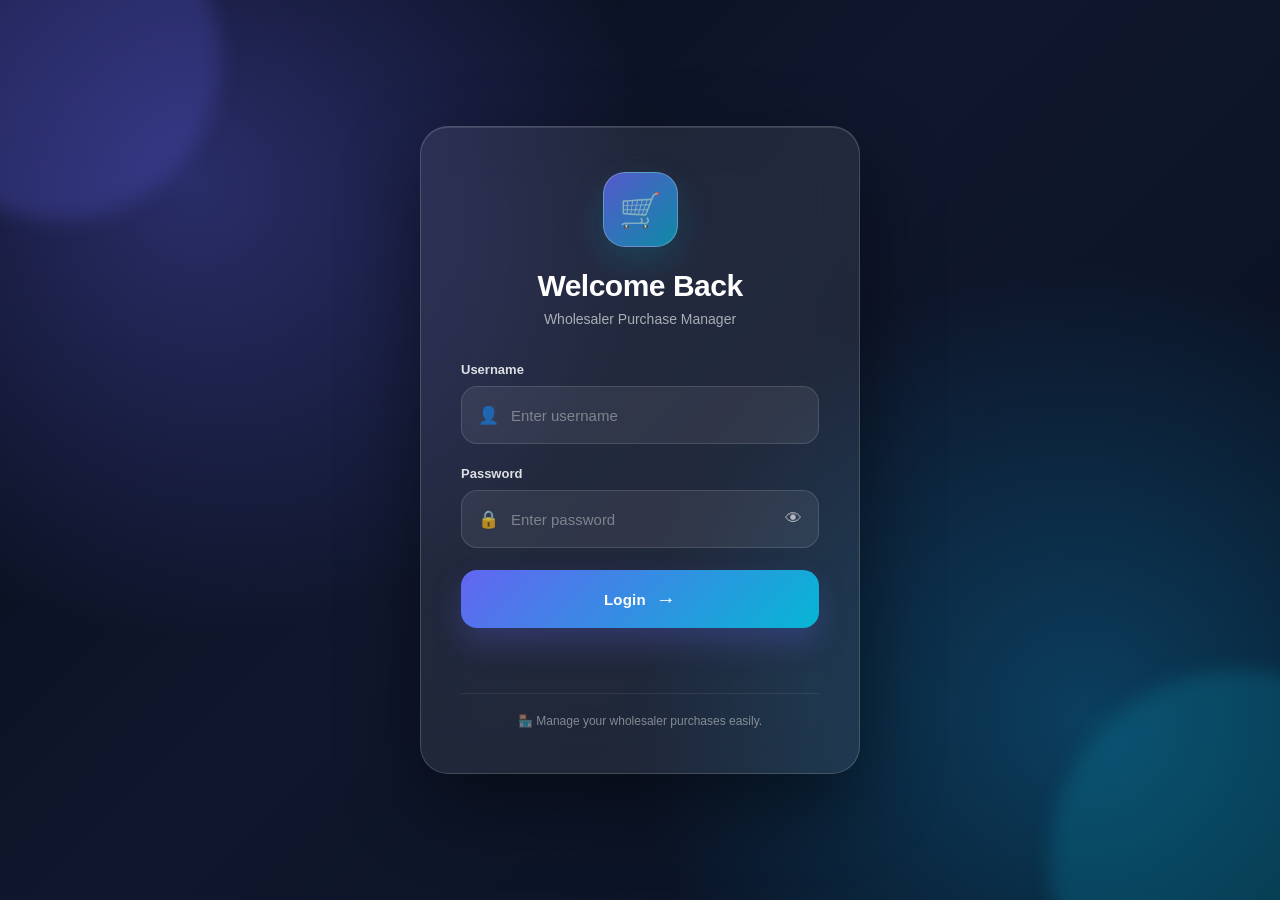
<file: index.html>
<!DOCTYPE html>
<html lang="en">
<head>
    <meta charset="UTF-8">
    <meta name="viewport" content="width=device-width, initial-scale=1.0">

    <title>Wholesaler Purchase Manager - Login</title>

    <link rel="stylesheet" href="index.css">
</head>

<body>

    <div class="login-page">

        <div class="login-card">

            <!-- Logo -->
            <div class="logo">
                🛒
            </div>

            <h1>Welcome Back</h1>

            <p class="subtitle">
                Wholesaler Purchase Manager
            </p>

            <!-- Login Form -->
            <form id="loginForm">

                <!-- Username -->
                <div class="input-group">

                    <label for="username">
                        Username
                    </label>

                    <div class="input-box">

                        <span>👤</span>

                        <input
                            type="text"
                            id="username"
                            placeholder="Enter username"
                            required
                        >

                    </div>

                </div>


                <!-- Password -->
                <div class="input-group">

                    <label for="password">
                        Password
                    </label>

                    <div class="input-box">

                        <span>🔒</span>

                        <input
                            type="password"
                            id="password"
                            placeholder="Enter password"
                            required
                        >

                        <button
                            type="button"
                            id="showPassword"
                            class="show-password"
                        >
                            👁
                        </button>

                    </div>

                </div>


                <!-- Login Button -->
                <button
                    type="submit"
                    class="login-button"
                >
                    Login
                    <span>→</span>
                </button>


                <!-- Error Message -->
                <p id="errorMessage"></p>

            </form>


            <!-- Bottom Text -->
            <div class="bottom-text">
                🏪 Manage your wholesaler purchases easily.
            </div>

        </div>

    </div>


    <script src="index.js"></script>

</body>
</html>
</file>
<file: index.css>
/* ================================
   GLOBAL SETTINGS
================================ */

* {
    margin: 0;
    padding: 0;
    box-sizing: border-box;
}

html {
    scroll-behavior: smooth;
}

body {
    font-family: "Segoe UI", Arial, sans-serif;
    min-height: 100vh;
    overflow: hidden;
}


/* ================================
   LOGIN PAGE BACKGROUND
================================ */

.login-page {
    min-height: 100vh;
    display: flex;
    justify-content: center;
    align-items: center;
    padding: 20px;

    position: relative;
    overflow: hidden;

    background:
        radial-gradient(
            circle at 15% 20%,
            rgba(99, 102, 241, 0.35),
            transparent 35%
        ),
        radial-gradient(
            circle at 85% 80%,
            rgba(14, 165, 233, 0.30),
            transparent 35%
        ),
        linear-gradient(
            135deg,
            #070b18,
            #10172d 45%,
            #07111f
        );
}


/* ================================
   BACKGROUND LIGHT EFFECTS
================================ */

.login-page::before,
.login-page::after {
    content: "";
    position: absolute;

    border-radius: 50%;

    filter: blur(10px);

    animation: floating 8s ease-in-out infinite;
}


/* First glowing circle */

.login-page::before {
    width: 320px;
    height: 320px;

    top: -100px;
    left: -100px;

    background: rgba(99, 102, 241, 0.22);
}


/* Second glowing circle */

.login-page::after {
    width: 380px;
    height: 380px;

    right: -150px;
    bottom: -150px;

    background: rgba(6, 182, 212, 0.18);

    animation-delay: 2s;
}


@keyframes floating {

    0%,
    100% {
        transform: translate(0, 0) scale(1);
    }

    50% {
        transform: translate(25px, -20px) scale(1.08);
    }
}


/* ================================
   LOGIN CARD
================================ */

.login-card {
    width: 100%;
    max-width: 440px;

    padding: 45px 40px;

    position: relative;
    z-index: 2;

    border-radius: 28px;

    /* Glass effect */

    background: rgba(255, 255, 255, 0.08);

    border: 1px solid rgba(255, 255, 255, 0.16);

    backdrop-filter: blur(25px);
    -webkit-backdrop-filter: blur(25px);

    box-shadow:
        0 30px 80px rgba(0, 0, 0, 0.45),
        inset 0 1px 0 rgba(255, 255, 255, 0.12);

    animation: cardAppear 0.8s ease forwards;
}


/* Card animation */

@keyframes cardAppear {

    from {
        opacity: 0;
        transform: translateY(30px) scale(0.96);
    }

    to {
        opacity: 1;
        transform: translateY(0) scale(1);
    }
}


/* ================================
   LOGO
================================ */

.logo {
    width: 75px;
    height: 75px;

    margin: 0 auto 22px;

    display: flex;
    align-items: center;
    justify-content: center;

    font-size: 34px;

    border-radius: 22px;

    background:
        linear-gradient(
            135deg,
            rgba(99, 102, 241, 0.8),
            rgba(6, 182, 212, 0.7)
        );

    border: 1px solid rgba(255, 255, 255, 0.25);

    box-shadow:
        0 15px 35px rgba(6, 182, 212, 0.18);

    animation: logoFloat 4s ease-in-out infinite;
}


@keyframes logoFloat {

    0%,
    100% {
        transform: translateY(0);
    }

    50% {
        transform: translateY(-6px);
    }
}


/* ================================
   HEADINGS
================================ */

.login-card h1 {
    text-align: center;

    color: #ffffff;

    font-size: 30px;
    font-weight: 700;

    letter-spacing: -0.5px;

    margin-bottom: 8px;
}


.subtitle {
    text-align: center;

    color: rgba(255, 255, 255, 0.62);

    font-size: 14px;

    margin-bottom: 35px;
}


/* ================================
   INPUT GROUP
================================ */

.input-group {
    margin-bottom: 22px;
}


.input-group label {
    display: block;

    margin-bottom: 9px;

    color: rgba(255, 255, 255, 0.85);

    font-size: 13px;
    font-weight: 600;
}


/* ================================
   INPUT BOX
================================ */

.input-box {
    display: flex;
    align-items: center;

    height: 58px;

    padding: 0 16px;

    gap: 12px;

    border-radius: 16px;

    background: rgba(255, 255, 255, 0.07);

    border: 1px solid rgba(255, 255, 255, 0.13);

    transition:
        border-color 0.3s ease,
        background 0.3s ease,
        box-shadow 0.3s ease,
        transform 0.3s ease;
}


.input-box > span {
    font-size: 17px;

    opacity: 0.75;
}


/* Input */

.input-box input {
    width: 100%;

    border: none;
    outline: none;

    background: transparent;

    color: white;

    font-size: 15px;
}


.input-box input::placeholder {
    color: rgba(255, 255, 255, 0.38);
}


/* Input focus */

.input-box:focus-within {
    background: rgba(255, 255, 255, 0.10);

    border-color: rgba(99, 102, 241, 0.75);

    box-shadow:
        0 0 0 4px rgba(99, 102, 241, 0.10),
        0 10px 30px rgba(99, 102, 241, 0.08);

    transform: translateY(-1px);
}


/* ================================
   SHOW PASSWORD
================================ */

.show-password {
    border: none;

    background: transparent;

    color: white;

    cursor: pointer;

    font-size: 17px;

    opacity: 0.65;

    transition:
        opacity 0.2s ease,
        transform 0.2s ease;
}


.show-password:hover {
    opacity: 1;

    transform: scale(1.12);
}


/* ================================
   LOGIN BUTTON
================================ */

.login-button {
    width: 100%;

    height: 58px;

    margin-top: 8px;

    border: none;

    border-radius: 16px;

    cursor: pointer;

    color: white;

    font-size: 15px;
    font-weight: 700;

    letter-spacing: 0.2px;

    display: flex;
    align-items: center;
    justify-content: center;

    gap: 10px;

    background:
        linear-gradient(
            135deg,
            #6366f1,
            #06b6d4
        );

    box-shadow:
        0 15px 30px rgba(99, 102, 241, 0.25);

    transition:
        transform 0.25s ease,
        box-shadow 0.25s ease,
        filter 0.25s ease;
}


.login-button span {
    font-size: 20px;

    transition: transform 0.25s ease;
}


.login-button:hover {
    transform: translateY(-3px);

    filter: brightness(1.08);

    box-shadow:
        0 20px 40px rgba(99, 102, 241, 0.32);
}


.login-button:hover span {
    transform: translateX(5px);
}


.login-button:active {
    transform: translateY(0) scale(0.98);
}


/* ================================
   ERROR MESSAGE
================================ */

#errorMessage {
    min-height: 20px;

    margin-top: 15px;

    text-align: center;

    color: #fca5a5;

    font-size: 13px;

    transition: opacity 0.3s ease;
}


/* ================================
   BOTTOM TEXT
================================ */

.bottom-text {
    margin-top: 30px;

    padding-top: 20px;

    border-top: 1px solid rgba(255, 255, 255, 0.08);

    text-align: center;

    color: rgba(255, 255, 255, 0.45);

    font-size: 12px;
}


/* ================================
   MOBILE RESPONSIVE
================================ */

@media (max-width: 500px) {

    .login-page {
        padding: 15px;
    }

    .login-card {
        padding: 35px 25px;

        border-radius: 24px;
    }

    .login-card h1 {
        font-size: 26px;
    }

    .logo {
        width: 68px;
        height: 68px;
    }

    .input-box,
    .login-button {
        height: 55px;
    }
}


/* ================================
   SMALL MOBILE
================================ */

@media (max-width: 360px) {

    .login-card {
        padding: 30px 20px;
    }

    .login-card h1 {
        font-size: 23px;
    }

    .subtitle {
        font-size: 13px;
    }
}
/* Login error shake animation */

.shake {
    animation: shake 0.35s ease;
}

@keyframes shake {

    0% {
        transform: translateX(0);
    }

    25% {
        transform: translateX(-7px);
    }

    50% {
        transform: translateX(7px);
    }

    75% {
        transform: translateX(-5px);
    }

    100% {
        transform: translateX(0);
    }
}
</file>
<file: dashboard.css>
/* =========================================
   DASHBOARD - PREMIUM GLASS UI
========================================= */

* {
    margin: 0;
    padding: 0;
    box-sizing: border-box;
}

html {
    scroll-behavior: smooth;
}

body {
    min-height: 100vh;
    font-family: "Segoe UI", Arial, sans-serif;
    color: white;
    overflow-x: hidden;

    background:
        radial-gradient(
            circle at 15% 20%,
            rgba(99, 102, 241, 0.35),
            transparent 35%
        ),
        radial-gradient(
            circle at 85% 80%,
            rgba(14, 165, 233, 0.30),
            transparent 35%
        ),
        linear-gradient(
            135deg,
            #070b18,
            #10172d 45%,
            #07111f
        );
}


/* =========================================
   PAGE
========================================= */

.dashboard-page {
    min-height: 100vh;
    position: relative;
    padding: 25px 5%;
    overflow: hidden;
}


/* =========================================
   BACKGROUND GLOW
========================================= */

.background-glow {
    position: fixed;
    border-radius: 50%;
    pointer-events: none;
    filter: blur(15px);
    z-index: 0;
}

.glow-one {
    width: 350px;
    height: 350px;

    top: -120px;
    left: -120px;

    background: rgba(99, 102, 241, 0.18);

    animation: floatGlow 8s ease-in-out infinite;
}

.glow-two {
    width: 400px;
    height: 400px;

    right: -150px;
    bottom: -150px;

    background: rgba(6, 182, 212, 0.15);

    animation: floatGlow 10s ease-in-out infinite reverse;
}

@keyframes floatGlow {

    0%,
    100% {
        transform: translate(0, 0) scale(1);
    }

    50% {
        transform: translate(25px, -20px) scale(1.08);
    }
}


/* =========================================
   HEADER
========================================= */

.dashboard-header {
    position: relative;
    z-index: 2;

    max-width: 1200px;
    margin: auto;

    padding: 18px 22px;

    display: flex;
    align-items: center;
    justify-content: space-between;

    border-radius: 22px;

    background: rgba(255, 255, 255, 0.07);

    border: 1px solid rgba(255, 255, 255, 0.13);

    backdrop-filter: blur(25px);
    -webkit-backdrop-filter: blur(25px);

    box-shadow:
        0 20px 60px rgba(0, 0, 0, 0.25),
        inset 0 1px 0 rgba(255, 255, 255, 0.08);

    animation: slideDown 0.7s ease;
}

@keyframes slideDown {

    from {
        opacity: 0;
        transform: translateY(-20px);
    }

    to {
        opacity: 1;
        transform: translateY(0);
    }
}


/* =========================================
   BRAND
========================================= */

.brand {
    display: flex;
    align-items: center;
    gap: 14px;
}

.brand-icon {
    width: 52px;
    height: 52px;

    display: flex;
    align-items: center;
    justify-content: center;

    border-radius: 16px;

    font-size: 24px;

    background:
        linear-gradient(
            135deg,
            rgba(99, 102, 241, 0.85),
            rgba(6, 182, 212, 0.75)
        );

    border: 1px solid rgba(255, 255, 255, 0.2);

    box-shadow:
        0 10px 25px rgba(99, 102, 241, 0.20);
}

.brand-text h1 {
    font-size: 19px;
    font-weight: 700;
}

.brand-text p {
    margin-top: 3px;

    color: rgba(255, 255, 255, 0.48);

    font-size: 12px;
}


/* =========================================
   LOGOUT
========================================= */

.logout-button {
    border: 1px solid rgba(255, 255, 255, 0.13);

    background: rgba(255, 255, 255, 0.06);

    color: rgba(255, 255, 255, 0.8);

    padding: 11px 17px;

    border-radius: 13px;

    cursor: pointer;

    font-size: 13px;
    font-weight: 600;

    display: flex;
    align-items: center;
    gap: 7px;

    transition:
        0.25s ease;
}

.logout-button:hover {
    background: rgba(239, 68, 68, 0.15);

    border-color: rgba(248, 113, 113, 0.35);

    color: #fecaca;

    transform: translateY(-2px);
}


/* =========================================
   MAIN
========================================= */

.dashboard-main {
    position: relative;
    z-index: 2;

    max-width: 1200px;

    margin: 35px auto 0;
}


/* =========================================
   WELCOME SECTION
========================================= */

.welcome-section {
    padding: 35px;

    display: flex;
    align-items: center;
    justify-content: space-between;

    border-radius: 25px;

    background: rgba(255, 255, 255, 0.06);

    border: 1px solid rgba(255, 255, 255, 0.12);

    backdrop-filter: blur(25px);
    -webkit-backdrop-filter: blur(25px);

    box-shadow:
        0 20px 60px rgba(0, 0, 0, 0.20),
        inset 0 1px 0 rgba(255, 255, 255, 0.08);

    animation: fadeUp 0.7s ease;
}

@keyframes fadeUp {

    from {
        opacity: 0;
        transform: translateY(25px);
    }

    to {
        opacity: 1;
        transform: translateY(0);
    }
}

.small-title {
    color: #67e8f9;

    font-size: 11px;
    font-weight: 700;

    letter-spacing: 2px;

    margin-bottom: 8px;
}

.welcome-text h2 {
    font-size: 29px;
    margin-bottom: 8px;
}

.welcome-description {
    color: rgba(255, 255, 255, 0.55);

    font-size: 14px;
}

.welcome-icon {
    width: 75px;
    height: 75px;

    display: flex;
    align-items: center;
    justify-content: center;

    border-radius: 22px;

    font-size: 32px;

    background: rgba(99, 102, 241, 0.12);

    border: 1px solid rgba(99, 102, 241, 0.25);

    box-shadow:
        0 15px 35px rgba(99, 102, 241, 0.10);
}


/* =========================================
   DASHBOARD OPTIONS
========================================= */

.dashboard-options {
    display: grid;

    grid-template-columns: repeat(2, 1fr);

    gap: 22px;

    margin-top: 25px;
}


/* =========================================
   CARDS
========================================= */

.dashboard-card {
    position: relative;

    padding: 30px;

    min-height: 250px;

    border-radius: 25px;

    background: rgba(255, 255, 255, 0.065);

    border: 1px solid rgba(255, 255, 255, 0.13);

    backdrop-filter: blur(25px);
    -webkit-backdrop-filter: blur(25px);

    box-shadow:
        0 20px 60px rgba(0, 0, 0, 0.22),
        inset 0 1px 0 rgba(255, 255, 255, 0.08);

    cursor: pointer;

    overflow: hidden;

    transition:
        transform 0.35s ease,
        border-color 0.35s ease,
        background 0.35s ease,
        box-shadow 0.35s ease;

    animation: fadeUp 0.8s ease backwards;
}

.insert-card {
    animation-delay: 0.15s;
}

.database-card {
    animation-delay: 0.25s;
}


/* Glow inside cards */

.dashboard-card::before {
    content: "";

    position: absolute;

    width: 180px;
    height: 180px;

    top: -80px;
    right: -80px;

    border-radius: 50%;

    filter: blur(20px);

    opacity: 0;

    transition: opacity 0.35s ease;
}

.insert-card::before {
    background: rgba(99, 102, 241, 0.25);
}

.database-card::before {
    background: rgba(6, 182, 212, 0.22);
}


/* Hover */

.dashboard-card:hover {
    transform: translateY(-8px);

    background: rgba(255, 255, 255, 0.09);

    box-shadow:
        0 30px 70px rgba(0, 0, 0, 0.30);
}

.dashboard-card:hover::before {
    opacity: 1;
}


/* =========================================
   CARD ICON
========================================= */

.card-icon {
    width: 62px;
    height: 62px;

    display: flex;
    align-items: center;
    justify-content: center;

    border-radius: 18px;

    font-size: 27px;

    margin-bottom: 22px;

    border: 1px solid rgba(255, 255, 255, 0.15);
}

.insert-card .card-icon {
    background: rgba(99, 102, 241, 0.15);
}

.database-card .card-icon {
    background: rgba(6, 182, 212, 0.13);
}


/* =========================================
   CARD CONTENT
========================================= */

.card-number {
    color: rgba(255, 255, 255, 0.30);

    font-size: 11px;
    font-weight: 700;

    letter-spacing: 2px;

    margin-bottom: 5px;
}

.card-content h3 {
    font-size: 21px;

    margin-bottom: 10px;
}

.card-content > p:not(.card-number) {
    color: rgba(255, 255, 255, 0.52);

    font-size: 13px;

    line-height: 1.6;

    max-width: 430px;
}


/* =========================================
   CARD ACTION
========================================= */

.card-action {
    display: inline-flex;

    align-items: center;

    gap: 10px;

    margin-top: 20px;

    color: #a5b4fc;

    font-size: 13px;
    font-weight: 700;

    transition: 0.25s ease;
}

.database-card .card-action {
    color: #67e8f9;
}

.card-action b {
    font-size: 18px;

    transition: transform 0.25s ease;
}

.dashboard-card:hover .card-action b {
    transform: translateX(6px);
}


/* =========================================
   INFO SECTION
========================================= */

.info-section {
    margin-top: 25px;

    padding: 20px 24px;

    display: flex;
    align-items: center;

    gap: 15px;

    border-radius: 20px;

    background: rgba(255, 255, 255, 0.045);

    border: 1px solid rgba(255, 255, 255, 0.09);

    backdrop-filter: blur(20px);

    animation: fadeUp 0.9s ease;
}

.info-icon {
    width: 45px;
    height: 45px;

    display: flex;
    align-items: center;
    justify-content: center;

    border-radius: 13px;

    background: rgba(99, 102, 241, 0.12);

    font-size: 19px;
}

.info-section h3 {
    font-size: 13px;

    margin-bottom: 4px;
}

.info-section p {
    color: rgba(255, 255, 255, 0.42);

    font-size: 12px;
}


/* =========================================
   FOOTER
========================================= */

.dashboard-footer {
    position: relative;
    z-index: 2;

    max-width: 1200px;

    margin: 30px auto 10px;

    display: flex;
    justify-content: center;
    align-items: center;

    gap: 10px;

    color: rgba(255, 255, 255, 0.28);

    font-size: 11px;
}


/* =========================================
   MOBILE
========================================= */

@media (max-width: 750px) {

    .dashboard-page {
        padding: 15px;
    }

    .dashboard-header {
        padding: 15px;
    }

    .brand-text h1 {
        font-size: 16px;
    }

    .brand-text p {
        font-size: 10px;
    }

    .brand-icon {
        width: 45px;
        height: 45px;
        font-size: 21px;
    }

    .logout-button {
        padding: 9px 12px;
    }

    .dashboard-main {
        margin-top: 20px;
    }

    .welcome-section {
        padding: 25px;
    }

    .welcome-text h2 {
        font-size: 23px;
    }

    .welcome-icon {
        width: 60px;
        height: 60px;
        font-size: 26px;
    }

    .dashboard-options {
        grid-template-columns: 1fr;
        gap: 16px;
    }

    .dashboard-card {
        min-height: 220px;
        padding: 25px;
    }

    .dashboard-footer {
        flex-direction: column;
        gap: 3px;
    }
}


/* =========================================
   SMALL MOBILE
========================================= */

@media (max-width: 420px) {

    .welcome-icon {
        display: none;
    }

    .welcome-section {
        padding: 23px;
    }

    .welcome-text h2 {
        font-size: 21px;
    }

    .card-content h3 {
        font-size: 19px;
    }
}
</file>
<file: edit-wholesaler.css>
/* ==========================================
   EDIT WHOLESALER - PREMIUM UI
   ========================================== */

* {
    margin: 0;
    padding: 0;
    box-sizing: border-box;
}

body {
    min-height: 100vh;
    font-family: "Inter", "Segoe UI", Arial, sans-serif;
    color: #ffffff;

    background:
        radial-gradient(
            circle at 15% 20%,
            rgba(99, 102, 241, 0.20),
            transparent 35%
        ),
        radial-gradient(
            circle at 85% 80%,
            rgba(168, 85, 247, 0.18),
            transparent 35%
        ),
        linear-gradient(
            135deg,
            #080b18,
            #10152b 50%,
            #080b18
        );

    overflow-x: hidden;
}


/* ==========================================
   BACKGROUND
   ========================================== */

.background {
    position: fixed;
    inset: 0;
    overflow: hidden;
    pointer-events: none;
    z-index: -1;
}

.orb {
    position: absolute;
    border-radius: 50%;
    filter: blur(90px);
    opacity: 0.35;
}

.orb-1 {
    width: 300px;
    height: 300px;
    background: #6366f1;
    top: -100px;
    left: -100px;
}

.orb-2 {
    width: 350px;
    height: 350px;
    background: #9333ea;
    right: -120px;
    top: 30%;
}

.orb-3 {
    width: 280px;
    height: 280px;
    background: #2563eb;
    bottom: -100px;
    left: 35%;
}


/* ==========================================
   MAIN CONTAINER
   ========================================== */

.edit-container {
    width: min(900px, 92%);
    margin: 0 auto;
    padding: 35px 0 60px;
}


/* ==========================================
   HEADER
   ========================================== */

.edit-header {
    margin-bottom: 28px;
}

.back-button {
    border: 1px solid rgba(255, 255, 255, 0.15);

    background: rgba(255, 255, 255, 0.07);

    color: #ffffff;

    border-radius: 12px;

    padding: 11px 17px;

    font-size: 14px;

    cursor: pointer;

    transition: 0.25s ease;

    backdrop-filter: blur(15px);
}

.back-button:hover {
    background: rgba(255, 255, 255, 0.14);
    transform: translateY(-2px);
}

.header-content {
    display: flex;
    align-items: center;
    gap: 18px;
    margin-top: 25px;
}

.header-icon {
    width: 62px;
    height: 62px;

    display: flex;
    align-items: center;
    justify-content: center;

    border-radius: 18px;

    background:
        linear-gradient(
            135deg,
            rgba(99, 102, 241, 0.35),
            rgba(168, 85, 247, 0.25)
        );

    border: 1px solid rgba(255, 255, 255, 0.15);

    box-shadow:
        0 10px 35px rgba(99, 102, 241, 0.20);

    font-size: 28px;
}

.header-label {
    color: #a5b4fc;
    font-size: 10px;
    font-weight: 700;
    letter-spacing: 2px;
}

.header-content h1 {
    margin-top: 5px;

    font-size: clamp(28px, 4vw, 40px);

    font-weight: 750;

    letter-spacing: -1px;
}

.header-content p {
    margin-top: 7px;

    color: rgba(255, 255, 255, 0.55);

    font-size: 14px;
}


/* ==========================================
   FORM CARD
   ========================================== */

.form-card {
    padding: 25px;

    margin-bottom: 20px;

    border-radius: 22px;

    background: rgba(255, 255, 255, 0.055);

    border: 1px solid rgba(255, 255, 255, 0.11);

    box-shadow:
        0 20px 60px rgba(0, 0, 0, 0.25),
        inset 0 1px 0 rgba(255, 255, 255, 0.04);

    backdrop-filter: blur(22px);

    -webkit-backdrop-filter: blur(22px);
}


/* ==========================================
   SECTION TITLE
   ========================================== */

.section-title span,
.section-label {
    display: block;

    color: #a5b4fc;

    font-size: 10px;

    font-weight: 700;

    letter-spacing: 1.8px;

    margin-bottom: 7px;
}

.section-title h2 {
    font-size: 24px;
}

.section-heading {
    margin-bottom: 22px;
}

.section-heading h2 {
    font-size: 22px;
}


/* ==========================================
   INPUTS
   ========================================== */

.input-group {
    margin-bottom: 18px;
}

.input-group label,
.form-card > label {
    display: block;

    margin-bottom: 9px;

    color: rgba(255, 255, 255, 0.70);

    font-size: 13px;

    font-weight: 600;
}

input {
    width: 100%;

    height: 50px;

    padding: 0 15px;

    border-radius: 12px;

    border: 1px solid rgba(255, 255, 255, 0.12);

    background: rgba(0, 0, 0, 0.18);

    color: #ffffff;

    outline: none;

    font-size: 14px;

    transition: 0.25s ease;
}

input::placeholder {
    color: rgba(255, 255, 255, 0.32);
}

input:focus {
    border-color: rgba(129, 140, 248, 0.65);

    background: rgba(99, 102, 241, 0.07);

    box-shadow:
        0 0 0 3px rgba(99, 102, 241, 0.10);
}


/* Date input */
input[type="date"] {
    color-scheme: dark;
}


/* ==========================================
   UPLOAD BOX
   ========================================== */

.upload-box {
    min-height: 145px;

    display: flex;

    flex-direction: column;

    align-items: center;

    justify-content: center;

    gap: 7px;

    border-radius: 17px;

    border: 1px dashed rgba(129, 140, 248, 0.35);

    background:
        rgba(99, 102, 241, 0.045);

    cursor: pointer;

    transition: 0.25s ease;

    text-align: center;
}

.upload-box:hover {
    border-color: rgba(129, 140, 248, 0.75);

    background:
        rgba(99, 102, 241, 0.09);

    transform: translateY(-2px);
}

.upload-icon {
    font-size: 32px;
}

.upload-box strong {
    font-size: 15px;
}

.upload-box small {
    color: rgba(255, 255, 255, 0.40);
    font-size: 12px;
}


/* ==========================================
   PHOTO PREVIEW
   ========================================== */

.photo-preview {
    display: grid;

    grid-template-columns:
        repeat(auto-fill, minmax(140px, 1fr));

    gap: 14px;

    margin-top: 18px;
}

.preview-item {
    position: relative;

    height: 155px;

    overflow: hidden;

    border-radius: 14px;

    background: rgba(255, 255, 255, 0.05);

    border: 1px solid rgba(255, 255, 255, 0.10);
}

.preview-item img {
    width: 100%;
    height: 100%;

    display: block;

    object-fit: cover;
}

.remove-photo {
    position: absolute;

    top: 8px;
    right: 8px;

    width: 30px;
    height: 30px;

    border: none;

    border-radius: 50%;

    background: rgba(0, 0, 0, 0.70);

    color: #ffffff;

    font-size: 20px;

    line-height: 30px;

    cursor: pointer;

    transition: 0.2s ease;
}

.remove-photo:hover {
    background: rgba(239, 68, 68, 0.85);

    transform: scale(1.08);
}


/* ==========================================
   PRODUCT ROWS
   ========================================== */

.products-container {
    display: flex;

    flex-direction: column;

    gap: 13px;

    margin-top: 20px;
}

.product-row {
    display: flex;

    gap: 15px;

    padding: 17px;

    border-radius: 16px;

    background: rgba(255, 255, 255, 0.035);

    border: 1px solid rgba(255, 255, 255, 0.08);
}

.product-number {
    width: 38px;
    height: 38px;

    flex-shrink: 0;

    display: flex;

    align-items: center;

    justify-content: center;

    border-radius: 11px;

    background: rgba(99, 102, 241, 0.15);

    color: #c7d2fe;

    font-weight: 700;
}

.product-fields {
    flex: 1;

    display: grid;

    grid-template-columns:
        1fr 1fr;

    gap: 14px;
}

.product-fields .input-group {
    margin-bottom: 0;
}


/* ==========================================
   SECONDARY BUTTON
   ========================================== */

.secondary-button {
    width: 100%;

    height: 50px;

    border: 1px solid rgba(129, 140, 248, 0.30);

    border-radius: 12px;

    background:
        rgba(99, 102, 241, 0.11);

    color: #c7d2fe;

    font-size: 14px;

    font-weight: 600;

    cursor: pointer;

    transition: 0.25s ease;
}

.secondary-button:hover {
    background:
        rgba(99, 102, 241, 0.20);

    border-color:
        rgba(129, 140, 248, 0.55);

    transform: translateY(-2px);
}


/* ==========================================
   COST ROW
   ========================================== */

.cost-container {
    display: flex;

    flex-direction: column;

    gap: 12px;
}

.cost-row {
    display: grid;

    grid-template-columns:
        1.4fr 1fr 0.8fr;

    align-items: center;

    gap: 15px;

    padding: 15px;

    border-radius: 15px;

    background: rgba(255, 255, 255, 0.035);

    border: 1px solid rgba(255, 255, 255, 0.08);
}

.cost-product-info {
    display: flex;

    align-items: center;

    gap: 11px;
}

.cost-number {
    width: 34px;
    height: 34px;

    flex-shrink: 0;

    display: flex;

    align-items: center;

    justify-content: center;

    border-radius: 9px;

    background: rgba(99, 102, 241, 0.14);

    color: #c7d2fe;

    font-size: 12px;

    font-weight: 700;
}

.cost-product-info strong {
    display: block;

    font-size: 13px;
}

.cost-product-name {
    display: block;

    margin-top: 3px;

    color: rgba(255, 255, 255, 0.40);

    font-size: 11px;
}

.amount-input {
    display: flex;

    align-items: center;

    height: 48px;

    padding-left: 14px;

    border-radius: 11px;

    background: rgba(0, 0, 0, 0.18);

    border: 1px solid rgba(255, 255, 255, 0.10);
}

.amount-input span {
    color: #a5b4fc;

    font-weight: 700;
}

.amount-input input {
    height: 100%;

    border: none;

    background: transparent;

    box-shadow: none;

    padding-left: 8px;
}

.product-total-display {
    color: rgba(255, 255, 255, 0.50);

    font-size: 12px;

    text-align: right;
}

.product-total-display strong {
    display: block;

    margin-top: 4px;

    color: #ffffff;

    font-size: 15px;
}


/* ==========================================
   TOTAL BOX
   ========================================== */

.total-box {
    display: flex;

    justify-content: space-between;

    align-items: center;

    margin-top: 18px;

    padding: 17px;

    border-radius: 14px;

    background: rgba(99, 102, 241, 0.08);

    border: 1px solid rgba(129, 140, 248, 0.15);
}

.total-box span {
    color: rgba(255, 255, 255, 0.60);

    font-size: 13px;
}

.total-box strong {
    color: #c7d2fe;

    font-size: 20px;
}


/* ==========================================
   MONEY INPUT
   ========================================== */

.money-input {
    display: flex;

    align-items: center;

    height: 50px;

    border-radius: 12px;

    background: rgba(0, 0, 0, 0.18);

    border: 1px solid rgba(255, 255, 255, 0.12);

    padding-left: 15px;
}

.money-input > span {
    color: #a5b4fc;

    font-weight: 700;

    font-size: 16px;
}

.money-input input {
    border: none;

    background: transparent;

    height: 100%;

    box-shadow: none;

    padding-left: 9px;
}


/* ==========================================
   FINAL TOTAL
   ========================================== */

.final-total-card {
    margin-bottom: 20px;

    padding: 25px;

    border-radius: 22px;

    background:
        linear-gradient(
            135deg,
            rgba(99, 102, 241, 0.14),
            rgba(168, 85, 247, 0.10)
        );

    border: 1px solid rgba(129, 140, 248, 0.22);

    box-shadow:
        0 15px 45px rgba(99, 102, 241, 0.08);
}

.final-total-card span {
    display: block;

    color: #a5b4fc;

    font-size: 10px;

    font-weight: 700;

    letter-spacing: 2px;

    margin-bottom: 8px;
}

.final-total-card strong {
    font-size: 32px;

    color: #ffffff;
}


/* ==========================================
   SAVE BUTTON
   ========================================== */

.save-button {
    width: 100%;

    height: 58px;

    border: none;

    border-radius: 15px;

    background:
        linear-gradient(
            135deg,
            #6366f1,
            #8b5cf6
        );

    color: #ffffff;

    font-size: 15px;

    font-weight: 700;

    cursor: pointer;

    box-shadow:
        0 12px 35px rgba(99, 102, 241, 0.25);

    transition: 0.25s ease;
}

.save-button:hover {
    transform: translateY(-3px);

    box-shadow:
        0 18px 45px rgba(99, 102, 241, 0.35);
}

.save-button:active {
    transform: translateY(0);
}


/* ==========================================
   RESPONSIVE
   ========================================== */

@media (max-width: 700px) {

    .edit-container {
        width: 94%;

        padding-top: 20px;
    }

    .form-card {
        padding: 18px;

        border-radius: 19px;
    }

    .header-content {
        align-items: flex-start;
    }

    .header-icon {
        width: 52px;
        height: 52px;

        font-size: 23px;
    }

    .product-fields {
        grid-template-columns: 1fr;
    }

    .cost-row {
        grid-template-columns: 1fr;
    }

    .product-total-display {
        text-align: left;
    }

    .photo-preview {
        grid-template-columns:
            repeat(2, 1fr);

        gap: 10px;
    }

    .preview-item {
        height: 140px;
    }
}


@media (max-width: 420px) {

    .header-content h1 {
        font-size: 27px;
    }

    .header-content p {
        font-size: 12px;
    }

    .database-card,
    .form-card {
        padding: 15px;
    }

    .final-total-card {
        padding: 20px;
    }

    .final-total-card strong {
        font-size: 27px;
    }

    .photo-preview {
        grid-template-columns: 1fr 1fr;
    }

    .preview-item {
        height: 125px;
    }
}
</file>
<file: insert-wholesaler.css>
/* =========================================
   INSERT WHOLESALER
   PREMIUM GLASSMORPHISM UI
========================================= */

* {
    margin: 0;
    padding: 0;
    box-sizing: border-box;
}

html {
    scroll-behavior: smooth;
}

body {
    min-height: 100vh;

    font-family: "Segoe UI", Arial, sans-serif;

    color: white;

    overflow-x: hidden;

    background:
        radial-gradient(
            circle at 15% 15%,
            rgba(99, 102, 241, 0.35),
            transparent 35%
        ),
        radial-gradient(
            circle at 85% 80%,
            rgba(14, 165, 233, 0.30),
            transparent 35%
        ),
        linear-gradient(
            135deg,
            #070b18,
            #10172d 45%,
            #07111f
        );
}


/* =========================================
   PAGE
========================================= */

.insert-page {
    min-height: 100vh;

    padding: 25px 5%;

    position: relative;

    overflow: hidden;
}


/* =========================================
   BACKGROUND GLOW
========================================= */

.insert-page::before,
.insert-page::after {
    content: "";

    position: fixed;

    border-radius: 50%;

    filter: blur(15px);

    pointer-events: none;

    z-index: 0;

    animation: floatingGlow 9s ease-in-out infinite;
}

.insert-page::before {
    width: 350px;
    height: 350px;

    top: -120px;
    left: -120px;

    background: rgba(99, 102, 241, 0.18);
}

.insert-page::after {
    width: 400px;
    height: 400px;

    right: -150px;
    bottom: -150px;

    background: rgba(6, 182, 212, 0.14);

    animation-delay: 2s;
}

@keyframes floatingGlow {

    0%,
    100% {
        transform: translate(0, 0) scale(1);
    }

    50% {
        transform: translate(25px, -20px) scale(1.08);
    }
}


/* =========================================
   HEADER
========================================= */

.page-header {
    position: relative;

    z-index: 2;

    max-width: 1200px;

    margin: auto;

    padding: 18px 22px;

    display: flex;

    align-items: center;

    justify-content: space-between;

    border-radius: 22px;

    background: rgba(255, 255, 255, 0.07);

    border: 1px solid rgba(255, 255, 255, 0.13);

    backdrop-filter: blur(25px);

    -webkit-backdrop-filter: blur(25px);

    box-shadow:
        0 20px 60px rgba(0, 0, 0, 0.25),
        inset 0 1px 0 rgba(255, 255, 255, 0.08);

    animation: slideDown 0.7s ease;
}

@keyframes slideDown {

    from {
        opacity: 0;

        transform: translateY(-20px);
    }

    to {
        opacity: 1;

        transform: translateY(0);
    }
}


/* =========================================
   BRAND
========================================= */

.brand {
    display: flex;

    align-items: center;

    gap: 14px;
}

.brand-icon {
    width: 52px;
    height: 52px;

    display: flex;

    align-items: center;

    justify-content: center;

    border-radius: 16px;

    font-size: 24px;

    background:
        linear-gradient(
            135deg,
            rgba(99, 102, 241, 0.85),
            rgba(6, 182, 212, 0.75)
        );

    border: 1px solid rgba(255, 255, 255, 0.2);

    box-shadow:
        0 10px 25px rgba(99, 102, 241, 0.20);
}

.brand-text h1 {
    font-size: 19px;

    font-weight: 700;
}

.brand-text p {
    margin-top: 3px;

    color: rgba(255, 255, 255, 0.48);

    font-size: 12px;
}


/* =========================================
   BACK BUTTON
========================================= */

.back-button {
    padding: 11px 17px;

    border-radius: 13px;

    border: 1px solid rgba(255, 255, 255, 0.13);

    background: rgba(255, 255, 255, 0.06);

    color: rgba(255, 255, 255, 0.80);

    font-size: 13px;

    font-weight: 600;

    cursor: pointer;

    transition: all 0.25s ease;
}

.back-button:hover {
    transform: translateY(-2px);

    background: rgba(99, 102, 241, 0.15);

    border-color: rgba(129, 140, 248, 0.40);

    color: white;
}


/* =========================================
   FORM CONTAINER
========================================= */

.form-container {
    position: relative;

    z-index: 2;

    max-width: 900px;

    margin: 30px auto 60px;

    animation: fadeUp 0.7s ease;
}

@keyframes fadeUp {

    from {
        opacity: 0;

        transform: translateY(25px);
    }

    to {
        opacity: 1;

        transform: translateY(0);
    }
}


/* =========================================
   FORM CARD
========================================= */

.form-card {
    position: relative;

    margin-bottom: 20px;

    padding: 28px;

    border-radius: 24px;

    background: rgba(255, 255, 255, 0.065);

    border: 1px solid rgba(255, 255, 255, 0.12);

    backdrop-filter: blur(25px);

    -webkit-backdrop-filter: blur(25px);

    box-shadow:
        0 20px 55px rgba(0, 0, 0, 0.22),
        inset 0 1px 0 rgba(255, 255, 255, 0.07);

    transition:
        transform 0.3s ease,
        background 0.3s ease,
        border-color 0.3s ease;
}

.form-card:hover {
    background: rgba(255, 255, 255, 0.075);

    border-color: rgba(255, 255, 255, 0.17);
}


/* =========================================
   SECTION HEADING
========================================= */

.section-heading {
    display: flex;

    align-items: center;

    gap: 16px;

    margin-bottom: 25px;
}

.section-number {
    min-width: 48px;
    height: 48px;

    display: flex;

    align-items: center;

    justify-content: center;

    border-radius: 15px;

    color: #c7d2fe;

    font-size: 12px;

    font-weight: 700;

    letter-spacing: 1px;

    background:
        linear-gradient(
            135deg,
            rgba(99, 102, 241, 0.22),
            rgba(6, 182, 212, 0.12)
        );

    border: 1px solid rgba(129, 140, 248, 0.20);
}

.section-heading h2 {
    font-size: 19px;

    font-weight: 650;

    margin-bottom: 4px;
}

.section-heading p {
    color: rgba(255, 255, 255, 0.43);

    font-size: 12px;

    line-height: 1.5;
}


/* =========================================
   INPUT GROUP
========================================= */

.input-group {
    margin-bottom: 10px;
}

.input-group label {
    display: block;

    margin-bottom: 9px;

    color: rgba(255, 255, 255, 0.82);

    font-size: 13px;

    font-weight: 600;
}


/* =========================================
   INPUTS
========================================= */

.input-group input {
    width: 100%;

    height: 56px;

    padding: 0 17px;

    border-radius: 15px;

    border: 1px solid rgba(255, 255, 255, 0.12);

    outline: none;

    background: rgba(255, 255, 255, 0.06);

    color: white;

    font-size: 14px;

    transition:
        border-color 0.3s ease,
        background 0.3s ease,
        box-shadow 0.3s ease,
        transform 0.3s ease;
}

.input-group input::placeholder {
    color: rgba(255, 255, 255, 0.32);
}

.input-group input:focus {
    background: rgba(255, 255, 255, 0.09);

    border-color: rgba(99, 102, 241, 0.70);

    box-shadow:
        0 0 0 4px rgba(99, 102, 241, 0.09),
        0 10px 30px rgba(99, 102, 241, 0.07);

    transform: translateY(-1px);
}


/* Date input */

input[type="date"] {
    color-scheme: dark;
}


/* Number input */

input[type="number"] {
    appearance: textfield;
}

input[type="number"]::-webkit-inner-spin-button,
input[type="number"]::-webkit-outer-spin-button {
    opacity: 0.6;
}


/* Small helper text */

.input-group small {
    display: block;

    margin-top: 8px;

    color: rgba(255, 255, 255, 0.35);

    font-size: 11px;
}


/* =========================================
   PHOTO UPLOAD
========================================= */

.photo-upload-area {
    width: 100%;
}

#billPhotos {
    display: none;
}

.upload-box {
    min-height: 170px;

    display: flex;

    flex-direction: column;

    align-items: center;

    justify-content: center;

    gap: 8px;

    border-radius: 19px;

    border: 1px dashed rgba(129, 140, 248, 0.40);

    background: rgba(99, 102, 241, 0.045);

    cursor: pointer;

    transition: all 0.3s ease;
}

.upload-box:hover {
    background: rgba(99, 102, 241, 0.09);

    border-color: rgba(129, 140, 248, 0.70);

    transform: translateY(-2px);
}

.upload-icon {
    width: 55px;
    height: 55px;

    display: flex;

    align-items: center;

    justify-content: center;

    border-radius: 16px;

    font-size: 24px;

    background: rgba(99, 102, 241, 0.13);

    border: 1px solid rgba(129, 140, 248, 0.18);
}

.upload-box strong {
    font-size: 14px;
}

.upload-box small {
    color: rgba(255, 255, 255, 0.35);

    font-size: 11px;
}


/* =========================================
   PHOTO PREVIEW
========================================= */

.photo-preview {
    display: grid;

    grid-template-columns: repeat(
        auto-fill,
        minmax(150px, 1fr)
    );

    gap: 15px;

    margin-top: 18px;
}

.photo-item {
    position: relative;

    height: 150px;

    overflow: hidden;

    border-radius: 16px;

    border: 1px solid rgba(255, 255, 255, 0.13);

    background: rgba(0, 0, 0, 0.20);
}

.photo-item img {
    width: 100%;
    height: 100%;

    object-fit: cover;

    transition: transform 0.35s ease;
}

.photo-item:hover img {
    transform: scale(1.05);
}


/* =========================================
   SECONDARY BUTTON
========================================= */

.secondary-button {
    width: 100%;

    height: 52px;

    margin-top: 5px;

    border-radius: 14px;

    border: 1px solid rgba(99, 102, 241, 0.30);

    background: rgba(99, 102, 241, 0.10);

    color: #c7d2fe;

    font-size: 13px;

    font-weight: 700;

    cursor: pointer;

    transition: all 0.3s ease;
}

.secondary-button:hover {
    background: rgba(99, 102, 241, 0.18);

    border-color: rgba(129, 140, 248, 0.50);

    transform: translateY(-2px);
}


/* =========================================
   PRODUCTS
========================================= */

.products-container,
.cost-container {
    display: flex;

    flex-direction: column;

    gap: 12px;

    margin-top: 20px;
}

.product-row,
.cost-row {
    padding: 18px;

    border-radius: 17px;

    background: rgba(255, 255, 255, 0.045);

    border: 1px solid rgba(255, 255, 255, 0.09);

    animation: itemAppear 0.35s ease;
}

@keyframes itemAppear {

    from {
        opacity: 0;
        transform: translateY(10px);
    }

    to {
        opacity: 1;
        transform: translateY(0);
    }
}

.product-row-header,
.cost-row-header {
    display: flex;

    align-items: center;

    justify-content: space-between;

    margin-bottom: 12px;
}

.product-number {
    color: #67e8f9;

    font-size: 12px;

    font-weight: 700;

    letter-spacing: 1px;
}

.product-row label,
.cost-row label {
    display: block;

    margin-bottom: 7px;

    color: rgba(255, 255, 255, 0.55);

    font-size: 11px;
}

.product-fields {
    display: grid;

    grid-template-columns: 1fr 180px;

    gap: 12px;
}

.product-row input,
.cost-row input {
    width: 100%;

    height: 48px;

    padding: 0 14px;

    border-radius: 12px;

    border: 1px solid rgba(255, 255, 255, 0.10);

    outline: none;

    background: rgba(255, 255, 255, 0.055);

    color: white;

    font-size: 13px;

    transition: 0.3s ease;
}

.product-row input:focus,
.cost-row input:focus {
    border-color: rgba(99, 102, 241, 0.65);

    background: rgba(255, 255, 255, 0.08);

    box-shadow:
        0 0 0 3px rgba(99, 102, 241, 0.08);
}


/* =========================================
   COST ROW
========================================= */

.cost-row {
    display: grid;

    grid-template-columns: 1fr 180px 160px;

    align-items: end;

    gap: 15px;
}

.cost-row .product-name-display {
    color: white;

    font-size: 14px;

    font-weight: 600;
}

.product-total-display {
    padding: 13px;

    border-radius: 12px;

    background: rgba(6, 182, 212, 0.07);

    border: 1px solid rgba(6, 182, 212, 0.13);

    color: #67e8f9;

    font-size: 13px;

    font-weight: 700;

    text-align: center;
}


/* =========================================
   TOTAL BOX
========================================= */

.total-box {
    margin-top: 20px;

    padding: 20px 22px;

    display: flex;

    align-items: center;

    justify-content: space-between;

    border-radius: 17px;

    background:
        linear-gradient(
            135deg,
            rgba(99, 102, 241, 0.12),
            rgba(6, 182, 212, 0.07)
        );

    border: 1px solid rgba(129, 140, 248, 0.18);
}

.total-box span {
    color: rgba(255, 255, 255, 0.62);

    font-size: 13px;
}

.total-box strong {
    color: #c7d2fe;

    font-size: 21px;
}


/* =========================================
   AMOUNT INPUT
========================================= */

.amount-input {
    display: flex;

    align-items: center;

    height: 56px;

    border-radius: 15px;

    border: 1px solid rgba(255, 255, 255, 0.12);

    background: rgba(255, 255, 255, 0.06);

    overflow: hidden;

    transition: 0.3s ease;
}

.amount-input:focus-within {
    border-color: rgba(99, 102, 241, 0.70);

    box-shadow:
        0 0 0 4px rgba(99, 102, 241, 0.09);
}

.amount-input span {
    padding-left: 17px;

    color: rgba(255, 255, 255, 0.55);

    font-weight: 700;
}

.amount-input input {
    border: none;

    box-shadow: none;

    background: transparent;

    height: 100%;
}

.amount-input input:focus {
    box-shadow: none;

    transform: none;
}


/* =========================================
   FINAL TOTAL
========================================= */

.final-total {
    margin: 20px 0;

    padding: 25px;

    display: flex;

    align-items: center;

    justify-content: space-between;

    border-radius: 22px;

    background:
        linear-gradient(
            135deg,
            rgba(99, 102, 241, 0.18),
            rgba(6, 182, 212, 0.11)
        );

    border: 1px solid rgba(129, 140, 248, 0.25);

    backdrop-filter: blur(20px);

    box-shadow:
        0 20px 50px rgba(0, 0, 0, 0.18);
}

.final-total span {
    display: block;

    font-size: 16px;

    font-weight: 700;
}

.final-total small {
    display: block;

    margin-top: 5px;

    color: rgba(255, 255, 255, 0.40);

    font-size: 11px;
}

.final-total strong {
    color: #67e8f9;

    font-size: 28px;

    text-shadow:
        0 0 20px rgba(103, 232, 249, 0.15);
}


/* =========================================
   SAVE BUTTON
========================================= */

.save-button {
    width: 100%;

    height: 60px;

    border: none;

    border-radius: 17px;

    cursor: pointer;

    display: flex;

    align-items: center;

    justify-content: center;

    gap: 10px;

    color: white;

    font-size: 15px;

    font-weight: 700;

    background:
        linear-gradient(
            135deg,
            #6366f1,
            #06b6d4
        );

    box-shadow:
        0 15px 35px rgba(99, 102, 241, 0.25);

    transition:
        transform 0.25s ease,
        box-shadow 0.25s ease,
        filter 0.25s ease;
}

.save-button:hover {
    transform: translateY(-3px);

    filter: brightness(1.08);

    box-shadow:
        0 22px 45px rgba(99, 102, 241, 0.32);
}

.save-button:active {
    transform: scale(0.98);
}


/* =========================================
   MOBILE
========================================= */

@media (max-width: 700px) {

    .insert-page {
        padding: 15px;
    }

    .page-header {
        padding: 15px;
    }

    .brand-icon {
        width: 45px;
        height: 45px;

        font-size: 21px;
    }

    .brand-text h1 {
        font-size: 16px;
    }

    .brand-text p {
        font-size: 10px;
    }

    .back-button {
        padding: 9px 12px;

        font-size: 11px;
    }

    .form-container {
        margin-top: 20px;
    }

    .form-card {
        padding: 22px;

        border-radius: 20px;
    }

    .section-heading h2 {
        font-size: 17px;
    }

    .product-fields {
        grid-template-columns: 1fr;
    }

    .cost-row {
        grid-template-columns: 1fr;
    }

    .final-total strong {
        font-size: 23px;
    }
}


/* =========================================
   SMALL MOBILE
========================================= */

@media (max-width: 420px) {

    .section-heading {
        gap: 11px;
    }

    .section-number {
        min-width: 42px;
        height: 42px;
    }

    .form-card {
        padding: 18px;
    }

    .welcome-section {
        padding: 20px;
    }

    .photo-preview {
        grid-template-columns: repeat(2, 1fr);
    }

    .photo-item {
        height: 125px;
    }

    .final-total {
        padding: 20px;
    }

    .final-total span {
        font-size: 14px;
    }

    .final-total strong {
        font-size: 20px;
    }
}
/* ===============================
   BILL PHOTO PREVIEW
================================ */

.photo-preview {
    display: grid;
    grid-template-columns: repeat(auto-fill, minmax(140px, 1fr));
    gap: 15px;
    margin-top: 20px;
}

.preview-item {
    position: relative;
    width: 100%;
    height: 160px;
    overflow: hidden;
    border-radius: 14px;
    background: rgba(255, 255, 255, 0.06);
    border: 1px solid rgba(255, 255, 255, 0.12);
}

.preview-item img {
    width: 100%;
    height: 100%;
    display: block;
    object-fit: cover;
}

.remove-photo {
    position: absolute;
    top: 8px;
    right: 8px;
    width: 30px;
    height: 30px;
    border: none;
    border-radius: 50%;
    background: rgba(0, 0, 0, 0.7);
    color: white;
    font-size: 18px;
    cursor: pointer;
    display: flex;
    align-items: center;
    justify-content: center;
}

.remove-photo:hover {
    background: rgba(255, 60, 60, 0.9);
    transform: scale(1.08);
}

/* Mobile */
@media (max-width: 600px) {

    .photo-preview {
        grid-template-columns: repeat(2, 1fr);
        gap: 10px;
    }

    .preview-item {
        height: 140px;
    }

}
</file>
<file: wholesaler-database.css>
css

/* ==========================================
   WHOLESALER DATABASE - PREMIUM UI
   ========================================== */

* {
    margin: 0;
    padding: 0;
    box-sizing: border-box;
}

body {
    min-height: 100vh;
    font-family: "Inter", "Segoe UI", Arial, sans-serif;
    color: #ffffff;
    background:
        radial-gradient(circle at 15% 20%, rgba(99, 102, 241, 0.20), transparent 35%),
        radial-gradient(circle at 85% 80%, rgba(168, 85, 247, 0.18), transparent 35%),
        linear-gradient(135deg, #080b18, #10152b 50%, #080b18);
    overflow-x: hidden;
}


/* ==========================================
   BACKGROUND
   ========================================== */

.background {
    position: fixed;
    inset: 0;
    overflow: hidden;
    pointer-events: none;
    z-index: -1;
}

.orb {
    position: absolute;
    border-radius: 50%;
    filter: blur(90px);
    opacity: 0.35;
}

.orb-1 {
    width: 300px;
    height: 300px;
    background: #6366f1;
    top: -100px;
    left: -100px;
}

.orb-2 {
    width: 350px;
    height: 350px;
    background: #9333ea;
    right: -120px;
    top: 30%;
}

.orb-3 {
    width: 280px;
    height: 280px;
    background: #2563eb;
    bottom: -100px;
    left: 35%;
}


/* ==========================================
   MAIN CONTAINER
   ========================================== */

.database-container {
    width: min(1150px, 92%);
    margin: 0 auto;
    padding: 35px 0 60px;
}


/* ==========================================
   HEADER
   ========================================== */

.database-header {
    margin-bottom: 30px;
}

.back-button,
.small-back-button {
    border: 1px solid rgba(255, 255, 255, 0.15);
    background: rgba(255, 255, 255, 0.07);
    color: #ffffff;
    border-radius: 12px;
    padding: 11px 17px;
    font-size: 14px;
    cursor: pointer;
    transition: 0.25s ease;
    backdrop-filter: blur(15px);
}

.back-button:hover,
.small-back-button:hover {
    background: rgba(255, 255, 255, 0.14);
    transform: translateY(-2px);
}

.header-content {
    display: flex;
    align-items: center;
    gap: 18px;
    margin-top: 25px;
}

.header-icon {
    width: 62px;
    height: 62px;
    display: flex;
    align-items: center;
    justify-content: center;
    border-radius: 18px;

    background: linear-gradient(
        135deg,
        rgba(99, 102, 241, 0.35),
        rgba(168, 85, 247, 0.25)
    );

    border: 1px solid rgba(255, 255, 255, 0.15);
    box-shadow: 0 10px 35px rgba(99, 102, 241, 0.20);

    font-size: 29px;
}

.header-content h1 {
    font-size: clamp(28px, 4vw, 42px);
    font-weight: 750;
    letter-spacing: -1px;
}

.header-content p {
    margin-top: 7px;
    color: rgba(255, 255, 255, 0.58);
    font-size: 15px;
}


/* ==========================================
   GLASS CARD
   ========================================== */

.database-card {
    padding: 28px;

    border-radius: 24px;

    background: rgba(255, 255, 255, 0.055);

    border: 1px solid rgba(255, 255, 255, 0.12);

    box-shadow:
        0 25px 70px rgba(0, 0, 0, 0.30),
        inset 0 1px 0 rgba(255, 255, 255, 0.05);

    backdrop-filter: blur(22px);
    -webkit-backdrop-filter: blur(22px);

    margin-bottom: 25px;
}


/* ==========================================
   SECTION HEADING
   ========================================== */

.section-heading {
    display: flex;
    justify-content: space-between;
    align-items: center;
    gap: 20px;
    margin-bottom: 25px;
}

.section-label {
    display: block;
    color: #a5b4fc;
    font-size: 11px;
    font-weight: 700;
    letter-spacing: 2px;
    margin-bottom: 7px;
}

.section-heading h2 {
    font-size: 24px;
}

.count-badge {
    padding: 10px 15px;
    border-radius: 12px;
    background: rgba(99, 102, 241, 0.12);
    border: 1px solid rgba(129, 140, 248, 0.18);
    color: rgba(255, 255, 255, 0.7);
    font-size: 13px;
}

.count-badge span {
    color: #c4b5fd;
    font-weight: 700;
    margin-right: 4px;
}


/* ==========================================
   WHOLESALER LIST
   ========================================== */

.wholesaler-list {
    display: grid;
    grid-template-columns: repeat(
        auto-fill,
        minmax(230px, 1fr)
    );
    gap: 16px;
}


/* ==========================================
   WHOLESALER BUTTON
   ========================================== */

.wholesaler-button {
    width: 100%;
    min-height: 105px;

    display: flex;
    align-items: center;
    gap: 15px;

    padding: 20px;

    border-radius: 18px;

    border: 1px solid rgba(255, 255, 255, 0.11);

    background:
        linear-gradient(
            135deg,
            rgba(255, 255, 255, 0.075),
            rgba(255, 255, 255, 0.025)
        );

    color: #ffffff;

    text-align: left;

    cursor: pointer;

    transition:
        transform 0.25s ease,
        border-color 0.25s ease,
        background 0.25s ease,
        box-shadow 0.25s ease;
}

.wholesaler-button:hover {
    transform: translateY(-5px);

    border-color: rgba(129, 140, 248, 0.45);

    background:
        linear-gradient(
            135deg,
            rgba(99, 102, 241, 0.16),
            rgba(168, 85, 247, 0.09)
        );

    box-shadow:
        0 15px 35px rgba(0, 0, 0, 0.25),
        0 0 25px rgba(99, 102, 241, 0.10);
}

.wholesaler-icon {
    width: 48px;
    height: 48px;

    flex-shrink: 0;

    display: flex;
    align-items: center;
    justify-content: center;

    border-radius: 14px;

    background: rgba(99, 102, 241, 0.14);

    border: 1px solid rgba(129, 140, 248, 0.18);

    font-size: 22px;
}

.wholesaler-info {
    min-width: 0;
}

.wholesaler-info strong {
    display: block;
    font-size: 16px;

    white-space: nowrap;
    overflow: hidden;
    text-overflow: ellipsis;
}

.wholesaler-info small {
    display: block;
    margin-top: 5px;

    color: rgba(255, 255, 255, 0.45);

    font-size: 12px;
}


/* ==========================================
   EMPTY STATE
   ========================================== */

.empty-state {
    grid-column: 1 / -1;

    text-align: center;

    padding: 60px 20px;

    border-radius: 18px;

    border: 1px dashed rgba(255, 255, 255, 0.12);

    background: rgba(255, 255, 255, 0.025);
}

.empty-icon {
    font-size: 48px;
    margin-bottom: 15px;
}

.empty-state h3 {
    font-size: 19px;
    margin-bottom: 8px;
}

.empty-state p {
    color: rgba(255, 255, 255, 0.45);
    font-size: 14px;
}


/* ==========================================
   PURCHASE SECTION
   ========================================== */

.purchase-section {
    animation: sectionAppear 0.35s ease;
}

@keyframes sectionAppear {
    from {
        opacity: 0;
        transform: translateY(15px);
    }

    to {
        opacity: 1;
        transform: translateY(0);
    }
}

.purchase-header {
    margin-bottom: 25px;
}

.selected-wholesaler {
    display: flex;
    align-items: center;
    gap: 15px;
    margin-top: 20px;
}

.selected-icon {
    width: 58px;
    height: 58px;

    display: flex;
    align-items: center;
    justify-content: center;

    border-radius: 16px;

    background:
        linear-gradient(
            135deg,
            rgba(99, 102, 241, 0.25),
            rgba(168, 85, 247, 0.18)
        );

    border: 1px solid rgba(255, 255, 255, 0.12);

    font-size: 25px;
}

.selected-wholesaler span {
    color: #a5b4fc;
    font-size: 10px;
    font-weight: 700;
    letter-spacing: 1.7px;
}

.selected-wholesaler h2 {
    margin-top: 5px;
    font-size: 26px;
}


/* ==========================================
   PURCHASE LIST
   ========================================== */

.purchase-list {
    display: flex;
    flex-direction: column;
    gap: 20px;
}


/* ==========================================
   PURCHASE CARD
   ========================================== */

.purchase-card {
    padding: 22px;

    border-radius: 20px;

    background: rgba(255, 255, 255, 0.045);

    border: 1px solid rgba(255, 255, 255, 0.10);

    transition: 0.25s ease;
}

.purchase-card:hover {
    border-color: rgba(129, 140, 248, 0.25);
    background: rgba(255, 255, 255, 0.065);
}


/* ==========================================
   PURCHASE TOP
   ========================================== */

.purchase-top {
    display: flex;
    justify-content: space-between;
    align-items: center;

    gap: 15px;

    padding-bottom: 18px;

    border-bottom: 1px solid rgba(255, 255, 255, 0.08);
}

.purchase-date {
    color: rgba(255, 255, 255, 0.55);
    font-size: 13px;
}

.purchase-number {
    color: #a5b4fc;
    font-size: 12px;
    font-weight: 700;
}


/* ==========================================
   BILL PHOTOS
   ========================================== */

.purchase-photos {
    display: grid;

    grid-template-columns:
        repeat(auto-fill, minmax(150px, 1fr));

    gap: 12px;

    margin: 20px 0;
}

.purchase-photos img {
    width: 100%;
    height: 180px;

    object-fit: cover;

    border-radius: 14px;

    border: 1px solid rgba(255, 255, 255, 0.12);

    cursor: pointer;

    transition: 0.25s ease;
}

.purchase-photos img:hover {
    transform: scale(1.02);
    border-color: rgba(129, 140, 248, 0.45);
}


/* ==========================================
   PRODUCT TABLE
   ========================================== */

.products-table-wrapper {
    overflow-x: auto;
    margin-top: 18px;
}

.products-table {
    width: 100%;
    border-collapse: collapse;
    min-width: 600px;
}

.products-table th {
    padding: 12px;

    text-align: left;

    font-size: 11px;

    color: #a5b4fc;

    text-transform: uppercase;

    letter-spacing: 1px;

    background: rgba(255, 255, 255, 0.035);
}

.products-table td {
    padding: 14px 12px;

    font-size: 13px;

    color: rgba(255, 255, 255, 0.75);

    border-top: 1px solid rgba(255, 255, 255, 0.06);
}


/* ==========================================
   TOTAL AREA
   ========================================== */

.purchase-summary {
    margin-top: 20px;

    display: flex;
    flex-direction: column;

    gap: 10px;

    padding: 18px;

    border-radius: 15px;

    background: rgba(255, 255, 255, 0.035);
}

.summary-row {
    display: flex;
    justify-content: space-between;
    gap: 20px;

    color: rgba(255, 255, 255, 0.58);

    font-size: 14px;
}

.summary-row strong {
    color: #ffffff;
}

.summary-row.final {
    padding-top: 12px;
    margin-top: 5px;

    border-top: 1px solid rgba(255, 255, 255, 0.10);

    color: #ffffff;

    font-size: 17px;
}

.summary-row.final strong {
    color: #c4b5fd;
    font-size: 19px;
}


/* ==========================================
   PAID DATE
   ========================================== */

.paid-date {
    margin-top: 15px;

    display: inline-flex;

    padding: 8px 12px;

    border-radius: 10px;

    background: rgba(34, 197, 94, 0.08);

    border: 1px solid rgba(34, 197, 94, 0.15);

    color: rgba(255, 255, 255, 0.65);

    font-size: 12px;
}


/* ==========================================
   EDIT BUTTON
   ========================================== */

.edit-purchase-button {
    border: 1px solid rgba(129, 140, 248, 0.25);

    background: rgba(99, 102, 241, 0.10);

    color: #c7d2fe;

    padding: 9px 14px;

    border-radius: 10px;

    cursor: pointer;

    font-size: 12px;

    transition: 0.25s ease;
}

.edit-purchase-button:hover {
    background: rgba(99, 102, 241, 0.20);
    transform: translateY(-2px);
}


/* ==========================================
   NO PURCHASES
   ========================================== */

.no-purchases {
    text-align: center;

    padding: 50px 20px;

    color: rgba(255, 255, 255, 0.45);
}


/* ==========================================
   RESPONSIVE
   ========================================== */

@media (max-width: 700px) {

    .database-container {
        width: 94%;
        padding-top: 20px;
    }

    .database-card {
        padding: 18px;
        border-radius: 20px;
    }

    .header-content {
        align-items: flex-start;
    }

    .header-icon {
        width: 52px;
        height: 52px;
        font-size: 23px;
    }

    .section-heading {
        align-items: flex-start;
        flex-direction: column;
    }

    .count-badge {
        align-self: flex-start;
    }

    .wholesaler-list {
        grid-template-columns: 1fr;
    }

    .purchase-top {
        align-items: flex-start;
        flex-direction: column;
    }

    .selected-wholesaler h2 {
        font-size: 21px;
    }

    .purchase-photos {
        grid-template-columns: repeat(2, 1fr);
    }

    .purchase-photos img {
        height: 150px;
    }
}


@media (max-width: 420px) {

    .header-content h1 {
        font-size: 26px;
    }

    .header-content p {
        font-size: 13px;
    }

    .database-card {
        padding: 15px;
    }

    .purchase-card {
        padding: 15px;
    }

    .purchase-photos img {
        height: 130px;
    }
}
/* ================================
   DELETE PURCHASE BUTTON
================================ */

.delete-purchase-button {
    border: 1px solid rgba(255, 80, 80, 0.35);
    background: rgba(255, 60, 60, 0.10);
    color: #ff6b6b;
    padding: 10px 16px;
    border-radius: 10px;
    cursor: pointer;
    font-size: 14px;
    font-weight: 600;
    transition: all 0.3s ease;
}

.delete-purchase-button:hover {
    background: rgba(255, 60, 60, 0.20);
    border-color: rgba(255, 80, 80, 0.65);
    color: #ff4d4d;
    transform: translateY(-2px);
    box-shadow: 0 8px 20px rgba(255, 60, 60, 0.15);
}

.delete-purchase-button:active {
    transform: translateY(0);
}
</file>
